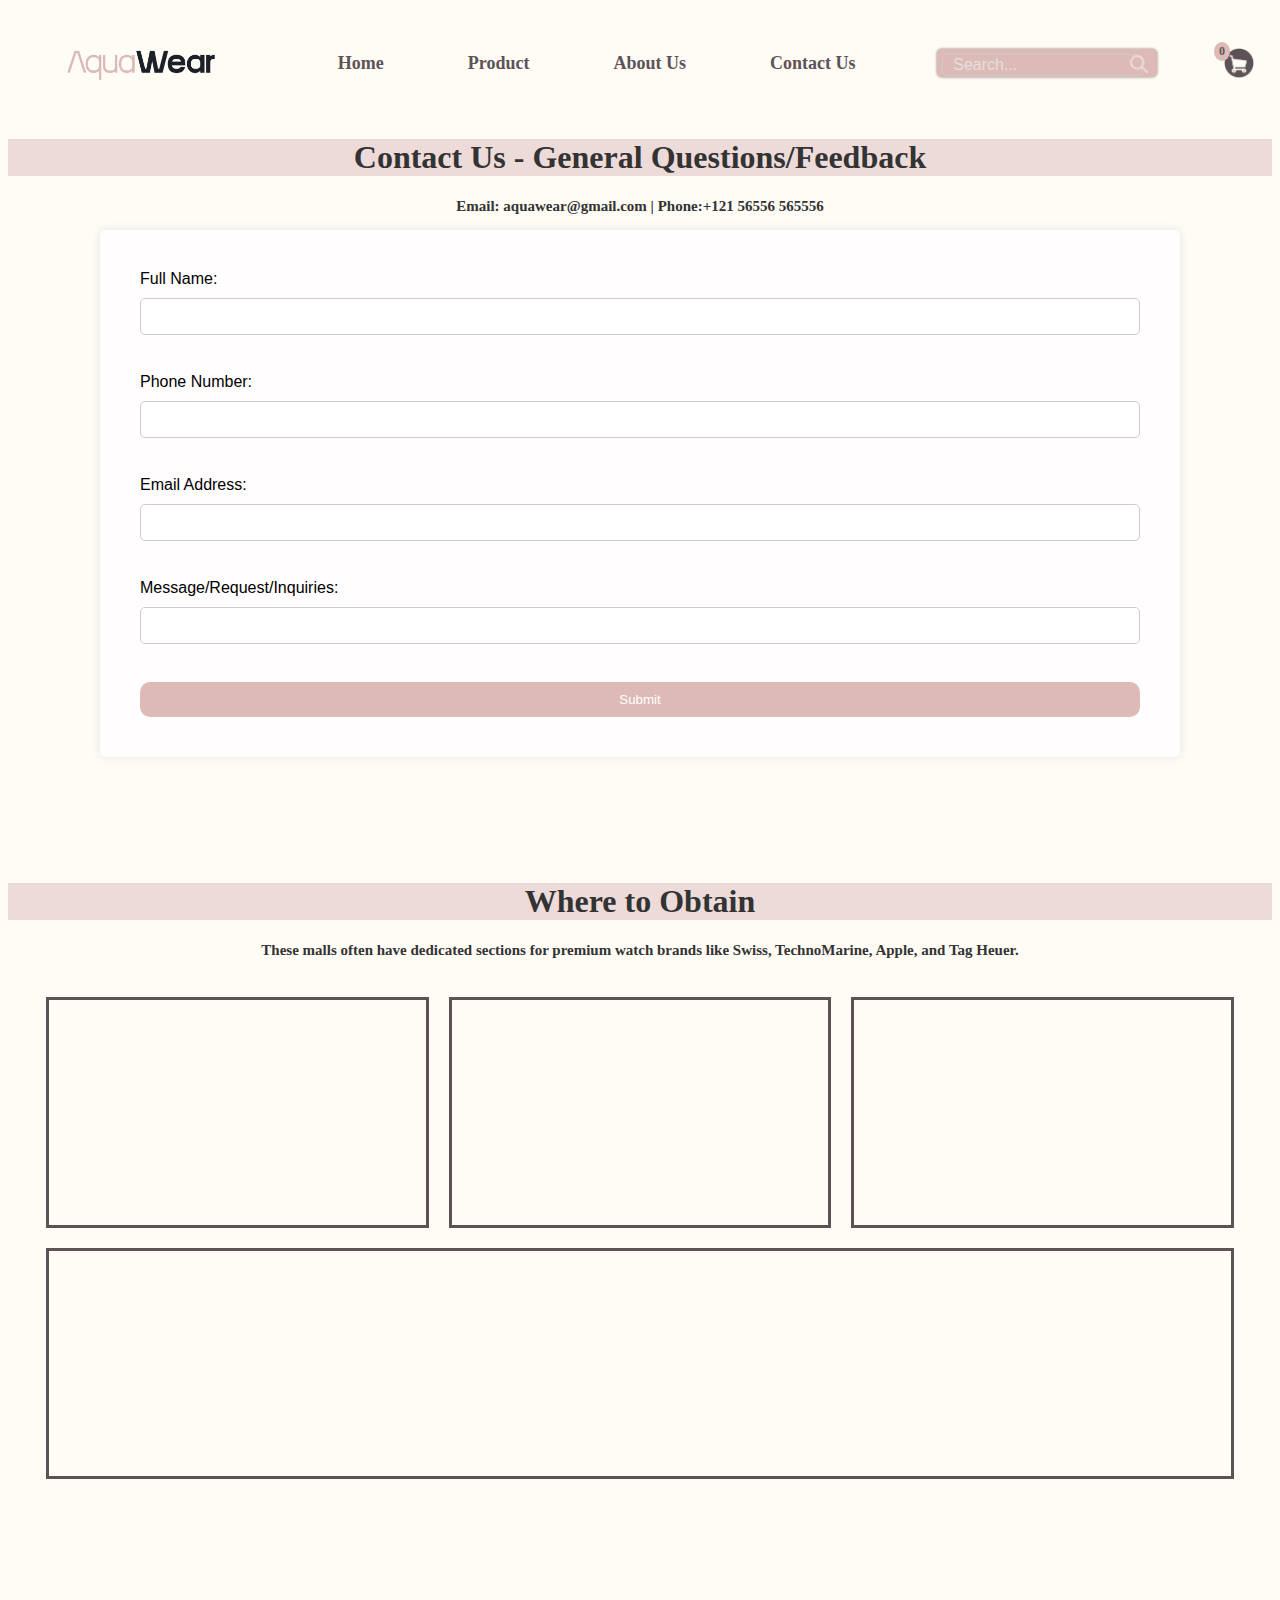
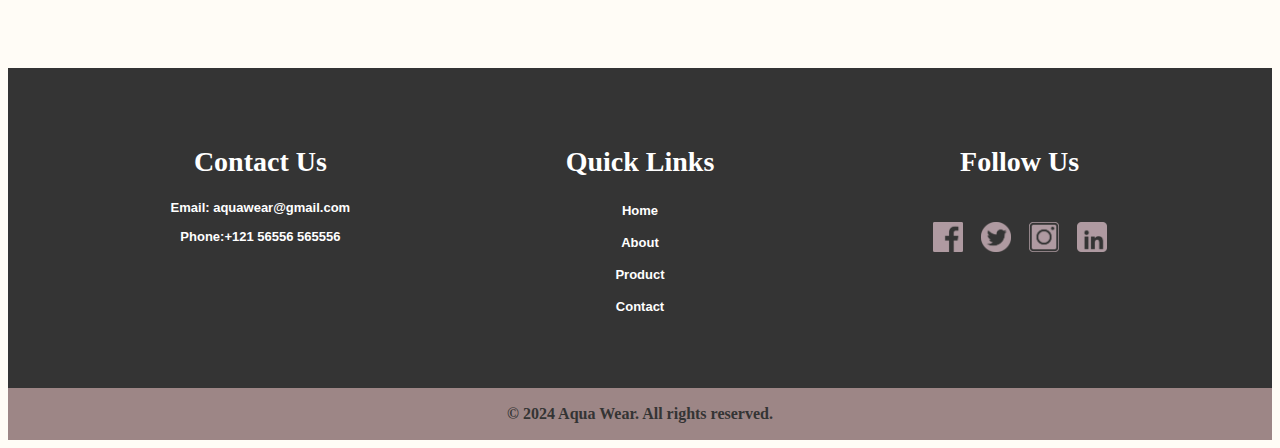
<file: contactUs.html>
<!DOCTYPE html>
<html lang="en">
<head>
	<meta charset="UTF-8">
	<meta name="viewport" content="width=device-width,initial-scale=1.0">
	<link rel="stylesheet" href="cstyle.css">
	<title>Contact Us Page</title>
</head>
<body>
	<nav class="navbar">
	<div class="navdiv">
	<div class="logo">
        <a href="index.html">
		<img src="logo.png" alt="AquaWear">
		</a>
	</div>
		<ul>
			<li><a href="home.html">Home</a></li>
			<li><a href="product.html">Product</a></li>
			<li><a href="aboutUs.html">About Us</a></li>
			<li><a href="contactUs.html">Contact Us</a></li>	
		</ul>
		<div class="search">
		  <div class="search-box">
			<div class="search-field">
			  <input placeholder="Search..." class="input" type="text">
			  <div class="search-box-icon">
				<button class="btn-icon-content">
				  <i class="search-icon">
					<svg xmlns="://www.w3.org/2000/svg" version="1.1" viewBox="0 0 512 512"><path d="M416 208c0 45.9-14.9 88.3-40 122.7L502.6 457.4c12.5 12.5 12.5 32.8 0 45.3s-32.8 12.5-45.3 0L330.7 376c-34.4 25.2-76.8 40-122.7 40C93.1 416 0 322.9 0 208S93.1 0 208 0S416 93.1 416 208zM208 352a144 144 0 1 0 0-288 144 144 0 1 0 0 288z" fill="#fff"></path></svg>
				  </i>
				</button>
			  </div>
			</div>
		  </div>
		</div>
		<div class="cart-icon">
			<a href="product.html"><img src="C.png" alt="Shopping Cart"></a>
			<span>0</span>
		</div>
	</nav>
	
	<h1>Contact Us - General Questions/Feedback</h1>
	<p>Email: aquawear@gmail.com | Phone:+121 56556 565556</p>
    <form action="#" method="post">
        <label for="name">Full Name:</label>
        <input type="text" id="name" name="name" required><br><br>
        
        <label for="phone">Phone Number:</label>
        <input type="phone" id="phone" name="phone" required><br><br>
        
        <label for="email">Email Address:</label>
        <input type="email" id="email" name="email" required><br><br>
        
		<label for="message">Message/Request/Inquiries:</label>
        <input type="message" id="message" name="message" required><br><br>
		
        <input type="submit" value="Submit">
    </form>
	<h1 id="l">Where to Obtain</h1>
	<p>These malls often have dedicated sections for premium watch brands like Swiss, TechnoMarine, Apple, and Tag Heuer.</p>
    <div class="iframe">
        <iframe src="https://www.google.com/maps/embed?pb=!1m18!1m12!1m3!1d3862.11843929732!2d120.97743708885496!3d14.5352172!2m3!1f0!2f0!3f0!3m2!1i1024!2i768!4f13.1!3m3!1m2!1s0x3397cbfc84288ed7%3A0xe842057d2e701f9b!2sSM%20Mall%20of%20Asia!5e0!3m2!1sen!2sph!4v1709752443381!5m2!1sen!2sph" width="150" height="112" style="border:1;" allowfullscreen="" loading="lazy" referrerpolicy="no-referrer-when-downgrade"></iframe>
        <iframe src="https://www.google.com/maps/embed?pb=!1m18!1m12!1m3!1d3861.8201105199187!2d121.01850912333731!3d14.55227742826152!2m3!1f0!2f0!3f0!3m2!1i1024!2i768!4f13.1!3m3!1m2!1s0x3397c90e326fed61%3A0xfe05b1b630f67427!2sGreenbelt!5e0!3m2!1sen!2sph!4v1709752532296!5m2!1sen!2sph" width="150" height="112" style="border:1;" allowfullscreen="" loading="lazy" referrerpolicy="no-referrer-when-downgrade"></iframe>
        <iframe src="https://www.google.com/maps/embed?pb=!1m18!1m12!1m3!1d3861.841039885075!2d121.02099678885499!3d14.551081200000008!2m3!1f0!2f0!3f0!3m2!1i1024!2i768!4f13.1!3m3!1m2!1s0x3397c91b3ef40b79%3A0x23de027bdc503800!2sGlorietta%20by%20Ayala%20Malls!5e0!3m2!1sen!2sph!4v1709752626753!5m2!1sen!2sph" width="150" height="112" style="border:1;" allowfullscreen="" loading="lazy" referrerpolicy="no-referrer-when-downgrade"></iframe>
        <iframe src="https://www.google.com/maps/embed?pb=!1m18!1m12!1m3!1d3861.2704005573128!2d121.05323667934569!3d14.583661999999999!2m3!1f0!2f0!3f0!3m2!1i1024!2i768!4f13.1!3m3!1m2!1s0x3397c9bdea6be067%3A0xb72b90b4df1825fd!2sSM%20Megamall%20Building%20A!5e0!3m2!1sen!2sph!4v1709752827051!5m2!1sen!2sph" width="150" height="112" style="border:1;" allowfullscreen="" loading="lazy" referrerpolicy="no-referrer-when-downgrade"></iframe>
    </div>
	
    <footer>
        <div class="fcontainer">
            <div class="footer-content">
                <h3>Contact Us</h3>
                <p>Email: aquawear@gmail.com</p>
                <p>Phone:+121 56556 565556</p>
            </div>
            <div class="footer-content">
                <h3>Quick Links</h3>
                 <ul class="list">
                    <li><a href="home.html">Home</a></li><br>
                    <li><a href="aboutUs.html">About</a></li><br>
                    <li><a href="product.html">Product</a></li><br>
                    <li><a href="contactUs.html">Contact</a></li>
                 </ul>
            </div>
            <div class="footer-content">
                <h3>Follow Us</h3>
                <ul class="social-icons">
                    <li><a href="#"><img src="fb.png" alt="Facebook"></a></li>
                    <li><a href="#"><img src="twt.png" alt="Twitter"></a></li>
                    <li><a href="#"><img src="ig.png" alt="Instagram"></a></li>
                    <li><a href="#"><img src="ld.png" alt="Linkedin"></a></li>
                </ul>
            </div>
        </div>
        <div class="bottom-bar">
            <p>&copy; 2024 Aqua Wear. All rights reserved.</p>
        </div>
    </footer>
	
<script>
	window.onload = function() {
		try {
			var searchIcon = document.querySelector(".search-box-icon");
			var searchInput = document.querySelector(".input");

			if (searchIcon && searchInput) {
				searchIcon.addEventListener("click", function(event) {
					event.preventDefault();
					var searchQuery = searchInput.value.trim().toLowerCase();
					console.log("Search query:", searchQuery);

					var searchTerms = searchQuery.split(' ');
					var productName = searchTerms[0];
					var productColor = searchTerms.slice(1).join(' ');

					switch (productName) {
						case "home":
							window.location.href = "home.html";
							break;
						case "about":
						case "about us":
							window.location.href = "aboutUs.html";
							break;
						case "contact":
						case "contact us":
							window.location.href = "contactUs.html";
							break;
						case "location":
							window.location.href = "contactUs.html#l";
							break;
						case "product":
							window.location.href = "product.html";
							break;
						case "victorinox":
							window.location.href = "product.html#V";
							break;
						case "technomarine":
							window.location.href = "product.html#M";
							break;
						case "apple":
							window.location.href = "product.html#A";
							break;
						case "tag":
							window.location.href = "product.html#T";
							break;
						default:
							alert("No matching page found for the search query.");
					}
				});
			} else {
				console.error("Search icon or input not found.");
			}

			var form = document.querySelector("form");
			if (form) {
				form.addEventListener('submit', function(event) {
					event.preventDefault();
					alert('Thank you for your inquiry! We will reach out to you soon.');
					// Clear the form after submission
					form.reset();
				});
			} else {
				console.error("Form not found.");
			}
		} catch (error) {
			console.error("An error occurred:", error);
		}
	};
</script>
</body>
</html>
</file>
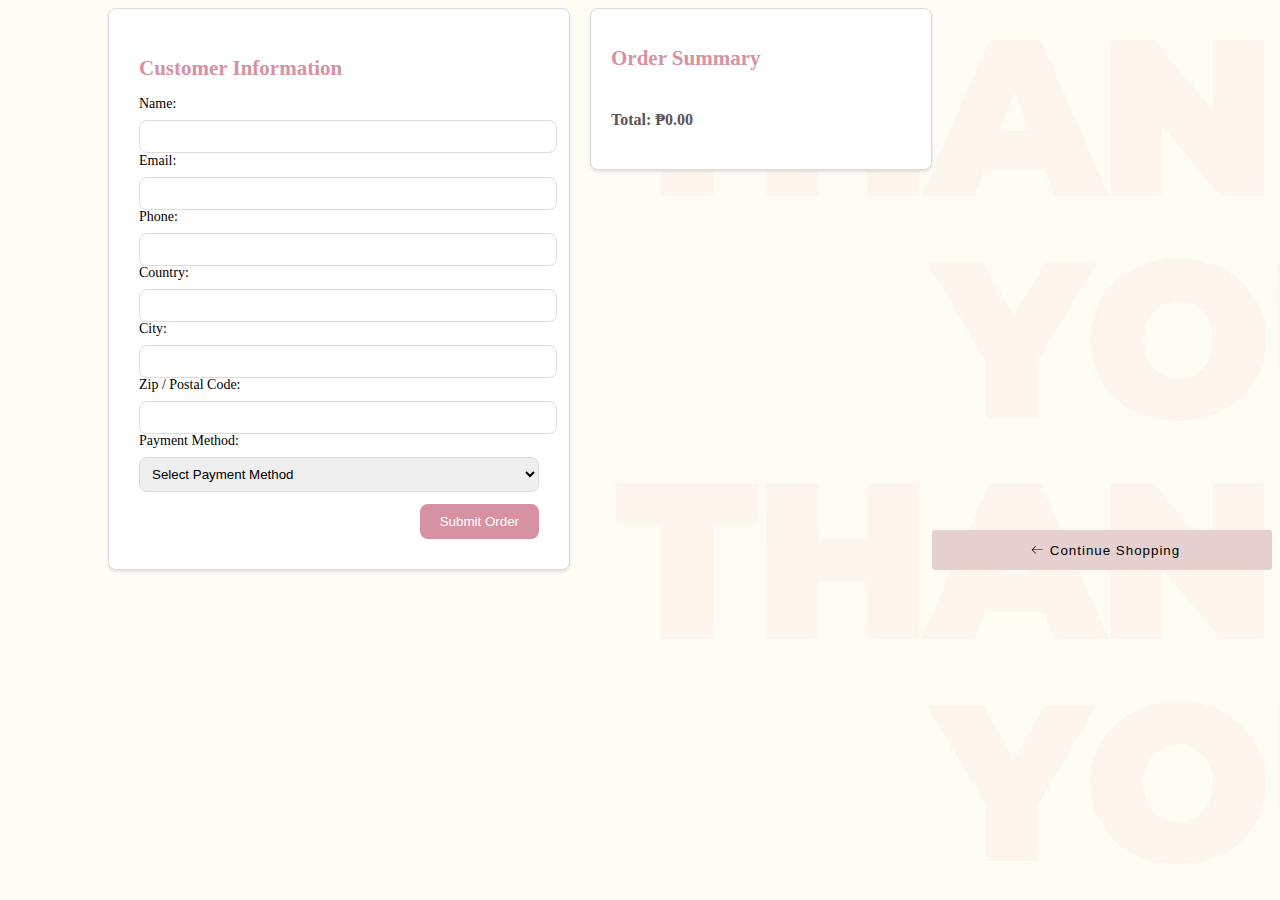
<file: ordersum.html>
<!DOCTYPE html>
<html lang="en">
<head>
    <meta charset="UTF-8">
    <meta name="viewport" content="width=device-width, initial-scale=1.0">
    <link rel="stylesheet" href="orders.css">
    <title>Order Summary</title>
</head>
<body>
<div class="container">
    <div class="customer-info">
        <h2>Customer Information</h2>
        <form id="order-form">
            <label for="name">Name:</label>
            <input type="text" id="name" name="name" required>
            <label for="email">Email:</label>
            <input type="email" id="email" name="email" required>
            <label for="phone">Phone:</label>
            <input type="tel" id="phone" name="phone" required>
            <label for="country">Country:</label>
            <input type="text" id="country" name="country" required>
            <label for="city">City:</label>
            <input type="text" id="city" name="city" required>
            <label for="zipcode">Zip / Postal Code:</label>
            <input type="text" id="zipcode" name="zipcode" required>
            <label for="payment">Payment Method:</label>
            <select id="payment" name="payment" required>
                <option value="" disabled selected>Select Payment Method</option>
                <option value="credit_debit">Credit / Debit Card</option>
                <option value="paypal">Paypal</option>
                <option value="cash_on_delivery">Cash on Delivery</option>
            </select>
            <button type="submit">Submit Order</button> <!-- Moved button inside the form -->
        </form>
    </div>
    <div class="order-summary">
        <h2>Order Summary</h2>
        <div class="order-items">
            <!-- Order items will be dynamically added here -->
        </div>
        <div class="cart-total">Total: ₱0.00</div>
    </div>
		<button class="custom-button" onclick="window.location.href='product.html'">
			<svg height="16" width="16" xmlns="http://www.w3.org/2000/svg" version="1.1" viewBox="0 0 1024 1024">
				<path d="M874.690416 495.52477c0 11.2973-9.168824 20.466124-20.466124 20.466124l-604.773963 0 188.083679 188.083679c7.992021 7.992021 7.992021 20.947078 0 28.939099-4.001127 3.990894-9.240455 5.996574-14.46955 5.996574-5.239328 0-10.478655-1.995447-14.479783-5.996574l-223.00912-223.00912c-3.837398-3.837398-5.996574-9.046027-5.996574-14.46955 0-5.433756 2.159176-10.632151 5.996574-14.46955l223.019353-223.029586c7.992021-7.992021 20.957311-7.992021 28.949332 0 7.992021 8.002254 7.992021 20.957311 0 28.949332l-188.073446 188.073446 604.753497 0C865.521592 475.058646 874.690416 484.217237 874.690416 495.52477z"></path>
			</svg>
			<span>Continue Shopping</span>
		</button>
</div>

<script>
document.addEventListener("DOMContentLoaded", () => {
    // Retrieve cart items from local storage
    const cartItems = JSON.parse(localStorage.getItem('cartItems')) || [];

    // Update order summary UI with cart items
    const orderItemsContainer = document.querySelector('.order-items');
    const cartTotalElement = document.querySelector('.cart-total');
    
    cartItems.forEach(item => {
        const orderItem = document.createElement('div');
        orderItem.classList.add('order-item');
        orderItem.innerHTML = `
            <span>${item.quantity}x ${item.name} - ${item.subtitle}</span>
            <span class="order-item-price">₱${(item.price * item.quantity).toFixed(2)}</span>
        `;
        orderItemsContainer.appendChild(orderItem);
    });

    // Calculate and display total amount
    const totalAmount = cartItems.reduce((total, item) => total + (item.price * item.quantity), 0);
    cartTotalElement.textContent = `Total: ₱${totalAmount.toFixed(2)}`;

    // Clear local storage after displaying items
    localStorage.removeItem('cartItems');

    // Listen for form submission
    const orderForm = document.getElementById('order-form');
    orderForm.addEventListener('submit', (event) => {
        event.preventDefault(); // Prevent default form submission behavior
        alert('Order submitted successfully!'); // Display alert
        // You can add further processing logic here, like sending the order to a server
    });
});
</script>

</body>
</html>
</file>
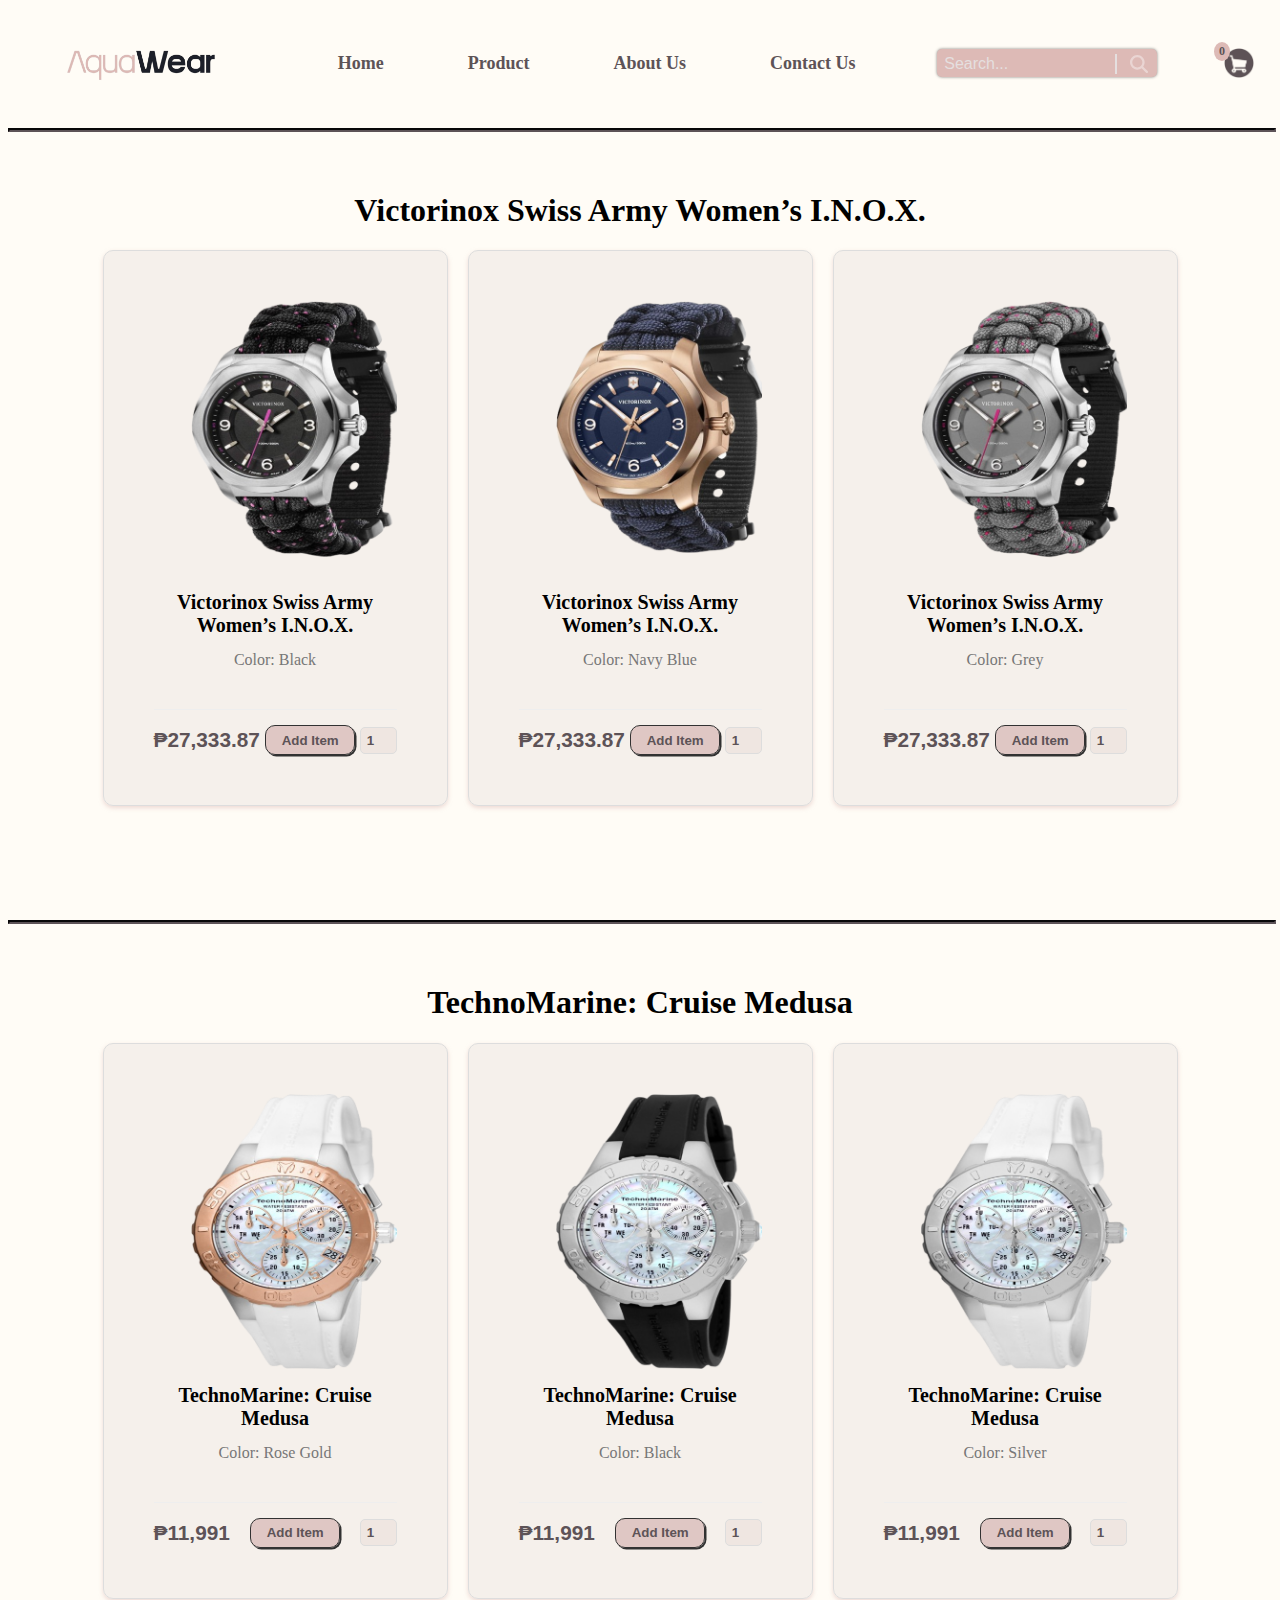
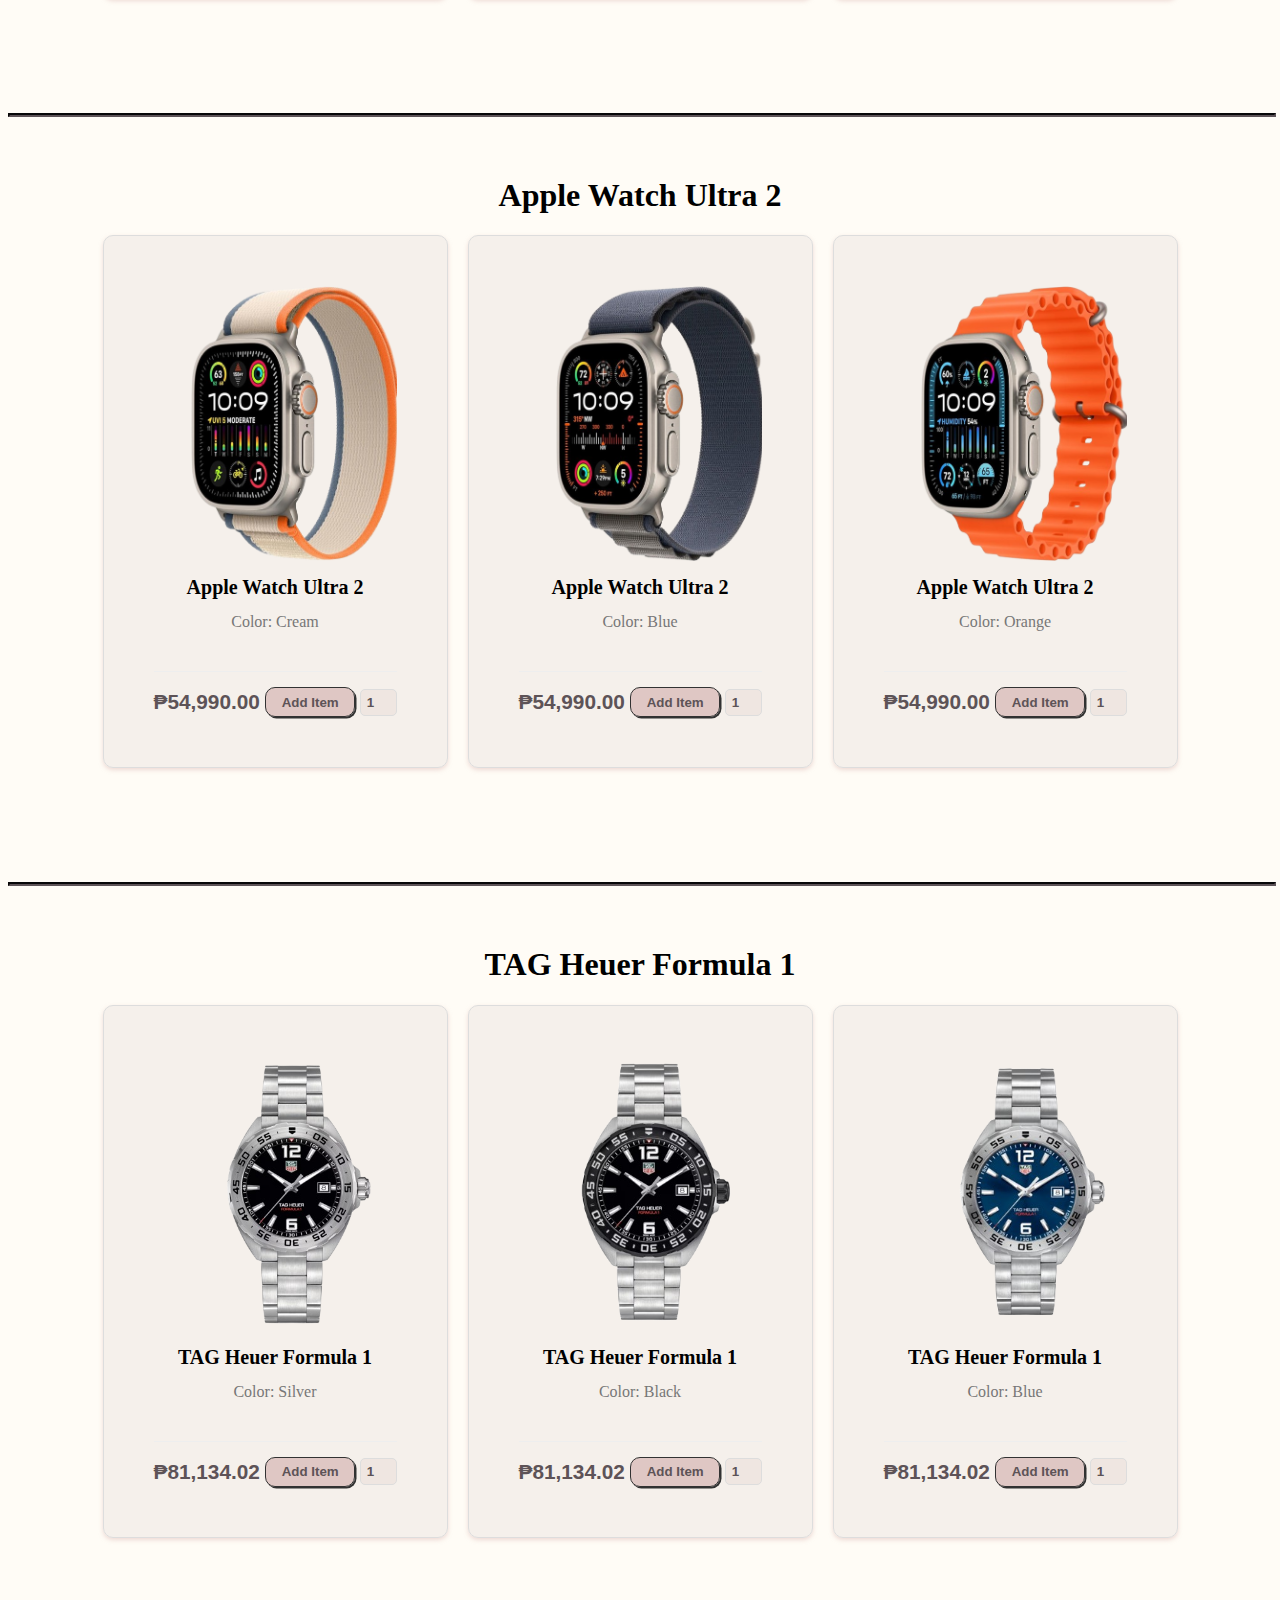
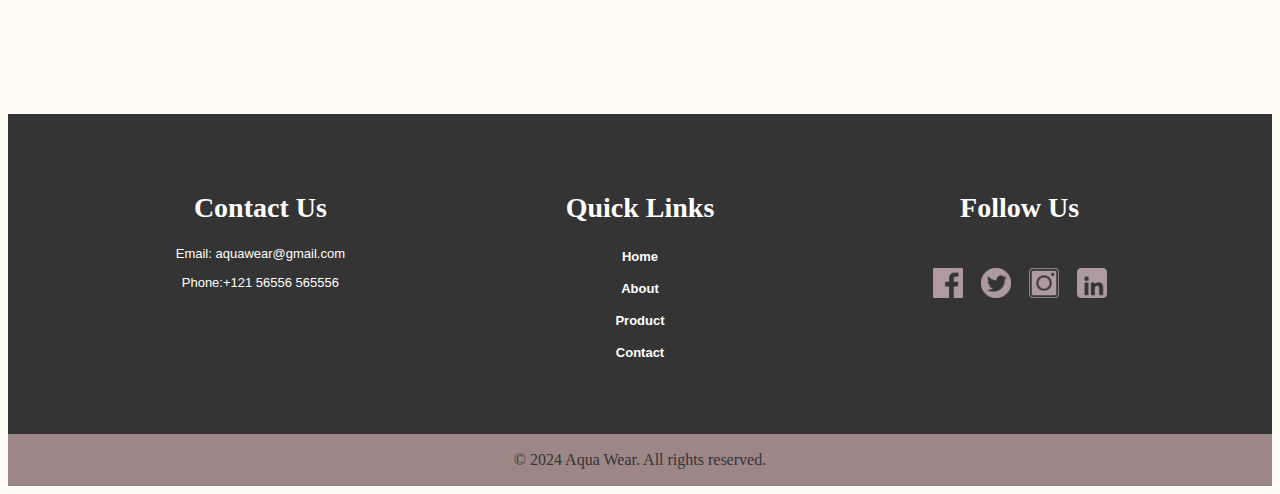
<file: product.html>
<!DOCTYPE html>
<html lang="en">
<head>
    <meta charset="UTF-8">
    <meta name="viewport" content="width=device-width, initial-scale=1.0">
    <link rel="stylesheet" href="pstyle.css">
    <title>Product Page</title>
</head>
<body>
    <nav class="navbar">
        <div class="navdiv">
            <div class="logo">
                <a href="index.html">
                    <img src="logo.png" alt="AquaWear">
                </a>
            </div>
            <ul>
                <li><a href="home.html">Home</a></li>
                <li><a href="product.html">Product</a></li>
                <li><a href="aboutUs.html">About Us</a></li>
                <li><a href="contactUs.html">Contact Us</a></li>
            </ul>
            <div class="search">
                <div class="search-box">
                    <div class="search-field">
                        <input placeholder="Search..." class="input" type="text">
                        <div class="search-box-icon">
                            <button class="btn-icon-content">
                                <i class="search-icon">
                                    <svg xmlns="http://www.w3.org/2000/svg" version="1.1" viewBox="0 0 512 512"><path d="M416 208c0 45.9-14.9 88.3-40 122.7L502.6 457.4c12.5 12.5 12.5 32.8 0 45.3s-32.8 12.5-45.3 0L330.7 376c-34.4 25.2-76.8 40-122.7 40C93.1 416 0 322.9 0 208S93.1 0 208 0S416 93.1 416 208zM208 352a144 144 0 1 0 0-288 144 144 0 1 0 0 288z" fill="#fff"></path></svg>
                                </i>
                            </button>
                        </div>
                    </div>
                </div>
            </div>

	<div class="cart-icon">
			<a href="#"><img src="C.png" alt="Shopping Cart"></a>
			<span class="cart-icon-count">0</span>
		</div>
	</nav>

	<div class="sidebar" id="sidebar">
		<button class="sidebar-close">
			<i class="fa-solid fa-close"></i>
		</button>
		<div class="sidebar-content">
			<div class="cart">
				<h3>My Cart</h3>
				<div class="cart-items">
				
				</div>
			</div>
		</div>
		<div class="sidebar-footer">
			<div class="total-amount">
				<h5> </h5>
				<div class="cart-total">₱0.00</div>
			</div>
			<a href="ordersum.html"><button class="checkout-btn">Checkout</button></a>
		</div>
	</div>
	
    <hr>
	
    <h1 id="V"><center>Victorinox Swiss Army Women’s I.N.O.X.</center></h1>
    <div class="product-container">
        <div class="card">
            <div class="card-img">
                <img src="V1.png" class="img" alt="Victorinox Swiss Army Women’s I.N.O.X.">
            </div>
            <div class="card-title">Victorinox Swiss Army Women’s I.N.O.X.</div>
            <div class="card-subtitle">Color: Black</div>
            <hr class="card-divider">
            <div class="card-footer">
                <div class="card-price"><span>₱</span>27,333.87</div>
					<button class="button add-to-cart" type="button" data-name="Victorinox Swiss Army Women’s I.N.O.X." data-price="₱27,333.87">
						<span class="button__text">Add Item</span>
						<span class="button__icon"><svg class="svg" fill="none" height="24" stroke="currentColor" stroke-linecap="round" stroke-linejoin="round" stroke-width="2" viewBox="0 0 24 24" width="24" xmlns="http://www.w3.org/2000/svg"><line x1="12" x2="12" y1="5" y2="19"></line><line x1="5" x2="19" y1="12" y2="12"></line></svg></span>
					</button>
                <input type="number" class="quantity-input" value="1" min="1">
            </div>
        </div>

	  <div class="card">
		<div class="card-img">
		  <img src="V2.png" class="img" alt="ictorinox Swiss Army Women’s I.N.O.X.">
		</div>
		<div class="card-title">Victorinox Swiss Army Women’s I.N.O.X.</div>
		<div class="card-subtitle">Color: Navy Blue</div>
		<hr class="card-divider">
		<div class="card-footer">
		  <div class="card-price"><span>₱</span>27,333.87</div>
			<button class="button add-to-cart" type="button" onclick="addItemToSidebar('Victorinox Swiss Army Women’s I.N.O.X.', 'Color: Navy Blue', '₱27,333.87')" data-name="Victorinox Swiss Army Women’s I.N.O.X." data-price="₱27,333.87">
				<span class="button__text">Add Item</span>
				<span class="button__icon"><svg class="svg" fill="none" height="24" stroke="currentColor" stroke-linecap="round" stroke-linejoin="round" stroke-width="2" viewBox="0 0 24 24" width="24" xmlns="http://www.w3.org/2000/svg"><line x1="12" x2="12" y1="5" y2="19"></line><line x1="5" x2="19" y1="12" y2="12"></line></svg></span>
			</button>
		  <input type="number" class="quantity-input" value="1" min="1">
		</div>
	  </div>

	  <div class="card">
		<div class="card-img">
		  <img src="V3.png" class="img" alt="ictorinox Swiss Army Women’s I.N.O.X.">
		</div>
		<div class="card-title">Victorinox Swiss Army Women’s I.N.O.X.</div>
		<div class="card-subtitle">Color: Grey</div>
		<hr class="card-divider">
		<div class="card-footer">
		  <div class="card-price"><span>₱</span>27,333.87</div>
			<button class="button add-to-cart" type="button" onclick="addItemToSidebar('Victorinox Swiss Army Women’s I.N.O.X.', 'Color: Grey', '₱27,333.87')" data-name="Victorinox Swiss Army Women’s I.N.O.X." data-price="₱27,333.87">
				<span class="button__text">Add Item</span>
				<span class="button__icon"><svg class="svg" fill="none" height="24" stroke="currentColor" stroke-linecap="round" stroke-linejoin="round" stroke-width="2" viewBox="0 0 24 24" width="24" xmlns="http://www.w3.org/2000/svg"><line x1="12" x2="12" y1="5" y2="19"></line><line x1="5" x2="19" y1="12" y2="12"></line></svg></span>
			</button>
		  <input type="number" class="quantity-input" value="1" min="1">
		</div>
	  </div>
	</div> <br><br><br>
	<hr>
	  <h1 id="M"><center>TechnoMarine: Cruise Medusa</center></h1>
	<div class="product-container">
	  <div class="card">
		<div class="card-img">
		  <img src="M1.png" class="img" alt="TechnoMarine: Cruise Medusa">
		</div>
		<div class="card-title">TechnoMarine: Cruise Medusa</div>
		<div class="card-subtitle">Color: Rose Gold</div>
		<hr class="card-divider">
		<div class="card-footer">
		  <div class="card-price"><span>₱</span>11,991</div>
			<button class="button add-to-cart" type="button" onclick="addItemToSidebar('TechnoMarine: Cruise Medusa', 'Color: Rose Gold', '₱11,991')" data-name="TechnoMarine: Cruise Medusa" data-price="₱11,991">
				<span class="button__text">Add Item</span>
				<span class="button__icon"><svg class="svg" fill="none" height="24" stroke="currentColor" stroke-linecap="round" stroke-linejoin="round" stroke-width="2" viewBox="0 0 24 24" width="24" xmlns="http://www.w3.org/2000/svg"><line x1="12" x2="12" y1="5" y2="19"></line><line x1="5" x2="19" y1="12" y2="12"></line></svg></span>
			</button>
		  <input type="number" class="quantity-input" value="1" min="1">
		</div>
	  </div>
		<div class="card">
		<div class="card-img">
		  <img src="M2.png" class="img" alt="TechnoMarine: Cruise Medusa">
		</div>
		<div class="card-title">TechnoMarine: Cruise Medusa</div>
		<div class="card-subtitle">Color: Black</div>
		<hr class="card-divider">
		<div class="card-footer">
		  <div class="card-price"><span>₱</span>11,991</div>
			<button class="button add-to-cart" type="button" onclick="addItemToSidebar('TechnoMarine: Cruise Medusa', 'Black', '₱11,991')" data-name="TechnoMarine: Cruise Medusa" data-price="₱11,991">
				<span class="button__text">Add Item</span>
				<span class="button__icon"><svg class="svg" fill="none" height="24" stroke="currentColor" stroke-linecap="round" stroke-linejoin="round" stroke-width="2" viewBox="0 0 24 24" width="24" xmlns="http://www.w3.org/2000/svg"><line x1="12" x2="12" y1="5" y2="19"></line><line x1="5" x2="19" y1="12" y2="12"></line></svg></span>
			</button>
		  <input type="number" class="quantity-input" value="1" min="1">
		</div>
	  </div>
	  <div class="card">
		<div class="card-img">
		  <img src="M3.png" class="img" alt="TechnoMarine: Cruise Medusa">
		</div>
		<div class="card-title">TechnoMarine: Cruise Medusa</div>
		<div class="card-subtitle">Color: Silver</div>
		<hr class="card-divider">
		<div class="card-footer">
		  <div class="card-price"><span>₱</span>11,991</div>
			<button class="button add-to-cart" type="button" onclick="addItemToSidebar('TechnoMarine: Cruise Medusa', 'Color: Silver', '₱11,991')" data-name="TechnoMarine: Cruise Medusa" data-price="₱11,991">
				<span class="button__text">Add Item</span>
				<span class="button__icon"><svg class="svg" fill="none" height="24" stroke="currentColor" stroke-linecap="round" stroke-linejoin="round" stroke-width="2" viewBox="0 0 24 24" width="24" xmlns="http://www.w3.org/2000/svg"><line x1="12" x2="12" y1="5" y2="19"></line><line x1="5" x2="19" y1="12" y2="12"></line></svg></span>
			</button>
		  <input type="number" class="quantity-input" value="1" min="1">
		</div>
	  </div>
	</div> <br><br><br>
	<hr>
	  <h1 id="A"><center>Apple Watch Ultra 2</center></h1>
	<div class="product-container">
	  <div class="card">
		<div class="card-img">
		  <img src="A1.png" class="img" alt="Apple Watch Ultra 2">
		</div>
		<div class="card-title">Apple Watch Ultra 2</div>
		<div class="card-subtitle">Color: Cream</div>
		<hr class="card-divider">
		<div class="card-footer">
		  <div class="card-price"><span>₱</span>54,990.00</div>
			<button class="button add-to-cart" type="button" onclick="addItemToSidebar('Apple Watch Ultra 2', 'Color: Cream', '₱54,990.00')" data-name="Apple Watch Ultra 2" data-price="₱54,990.00">
				<span class="button__text">Add Item</span>
				<span class="button__icon"><svg class="svg" fill="none" height="24" stroke="currentColor" stroke-linecap="round" stroke-linejoin="round" stroke-width="2" viewBox="0 0 24 24" width="24" xmlns="http://www.w3.org/2000/svg"><line x1="12" x2="12" y1="5" y2="19"></line><line x1="5" x2="19" y1="12" y2="12"></line></svg></span>
			</button>
		  <input type="number" class="quantity-input" value="1" min="1">
		</div>
	  </div>
	  <div class="card">
		<div class="card-img">
		  <img src="A2.png" class="img" alt="Apple Watch Ultra 2">
		</div>
		<div class="card-title">Apple Watch Ultra 2</div>
		<div class="card-subtitle">Color: Blue</div>
		<hr class="card-divider">
		<div class="card-footer">
		  <div class="card-price"><span>₱</span>54,990.00</div>
			<button class="button add-to-cart" type="button" onclick="addItemToSidebar('Apple Watch Ultra 2', 'Color: Blue', '₱54,990.00')" data-name="Apple Watch Ultra 2" data-price="₱54,990.00">
				<span class="button__text">Add Item</span>
				<span class="button__icon"><svg class="svg" fill="none" height="24" stroke="currentColor" stroke-linecap="round" stroke-linejoin="round" stroke-width="2" viewBox="0 0 24 24" width="24" xmlns="http://www.w3.org/2000/svg"><line x1="12" x2="12" y1="5" y2="19"></line><line x1="5" x2="19" y1="12" y2="12"></line></svg></span>
			</button>
		  <input type="number" class="quantity-input" value="1" min="1">
		</div>
	  </div>
		<div class="card">
		<div class="card-img">
		  <img src="A3.png" class="img" alt="Apple Watch Ultra 2">
		</div>
		<div class="card-title">Apple Watch Ultra 2</div>
		<div class="card-subtitle">Color: Orange</div>
		<hr class="card-divider">
		<div class="card-footer">
		  <div class="card-price"><span>₱</span>54,990.00</div>
			<button class="button add-to-cart" type="button" onclick="addItemToSidebar('Apple Watch Ultra 2', 'Color: Orange', '₱54,990.00')" data-name="Apple Watch Ultra 2" data-price="₱54,990.00">
				<span class="button__text">Add Item</span>
				<span class="button__icon"><svg class="svg" fill="none" height="24" stroke="currentColor" stroke-linecap="round" stroke-linejoin="round" stroke-width="2" viewBox="0 0 24 24" width="24" xmlns="http://www.w3.org/2000/svg"><line x1="12" x2="12" y1="5" y2="19"></line><line x1="5" x2="19" y1="12" y2="12"></line></svg></span>
			</button>
		  <input type="number" class="quantity-input" value="1" min="1">
		</div>
	  </div>
	</div> <br><br><br>
	<hr>
	  <h1 id="T"><center>TAG Heuer Formula 1</center></h1>
	<div class="product-container">
	  <div class="card">
		<div class="card-img">
		  <img src="T4.png" class="img" alt="TAG Heuer Formula 1">
		</div>
		<div class="card-title">TAG Heuer Formula 1</div>
		<div class="card-subtitle">Color: Silver</div>
		<hr class="card-divider">
		<div class="card-footer">
		  <div class="card-price"><span>₱</span>81,134.02</div>
			<button class="button add-to-cart" type="button" onclick="addItemToSidebar('TAG Heuer Formula 1', 'Color: Silver', '₱81,134.02')" data-name="TAG Heuer Formula 1" data-price="₱81,134.02">
				<span class="button__text">Add Item</span>
				<span class="button__icon"><svg class="svg" fill="none" height="24" stroke="currentColor" stroke-linecap="round" stroke-linejoin="round" stroke-width="2" viewBox="0 0 24 24" width="24" xmlns="http://www.w3.org/2000/svg"><line x1="12" x2="12" y1="5" y2="19"></line><line x1="5" x2="19" y1="12" y2="12"></line></svg></span>
			</button>
		  <input type="number" class="quantity-input" value="1" min="1">
		</div>
	  </div>
	  <div class="card">
		<div class="card-img">
		  <img src="T2.png" class="img" alt="TAG Heuer Formula 1">
		</div>
		<div class="card-title">TAG Heuer Formula 1</div>
		<div class="card-subtitle">Color: Black</div>
		<hr class="card-divider">
		<div class="card-footer">
		  <div class="card-price"><span>₱</span>81,134.02</div>
			<button class="button add-to-cart" type="button" onclick="addItemToSidebar('TAG Heuer Formula 1', 'Color: Black', '₱81,134.02')" data-name="TAG Heuer Formula 1" data-price="₱81,134.02">
				<span class="button__text">Add Item</span>
				<span class="button__icon"><svg class="svg" fill="none" height="24" stroke="currentColor" stroke-linecap="round" stroke-linejoin="round" stroke-width="2" viewBox="0 0 24 24" width="24" xmlns="http://www.w3.org/2000/svg"><line x1="12" x2="12" y1="5" y2="19"></line><line x1="5" x2="19" y1="12" y2="12"></line></svg></span>
			</button>
		  <input type="number" class="quantity-input" value="1" min="1">
		</div>
	  </div>
	  <div class="card">
		<div class="card-img">
		  <img src="T3.png" class="img" alt="TAG Heuer Formula 1">
		</div>
		<div class="card-title">TAG Heuer Formula 1</div>
		<div class="card-subtitle">Color: Blue</div>
		<hr class="card-divider">
		<div class="card-footer">
		  <div class="card-price"><span>₱</span>81,134.02</div>
			<button class="button add-to-cart" type="button" onclick="addItemToSidebar('TAG Heuer Formula 1', 'Color: Blue', '₱81,134.02')" data-name="TAG Heuer Formula 1" data-price="₱81,134.02">
				<span class="button__text">Add Item</span>
				<span class="button__icon"><svg class="svg" fill="none" height="24" stroke="currentColor" stroke-linecap="round" stroke-linejoin="round" stroke-width="2" viewBox="0 0 24 24" width="24" xmlns="http://www.w3.org/2000/svg"><line x1="12" x2="12" y1="5" y2="19"></line><line x1="5" x2="19" y1="12" y2="12"></line></svg></span>
			</button>
		  <input type="number" class="quantity-input" value="1" min="1">
		</div>
	  </div>
</div>

	<footer>
        <div class="fcontainer">
            <div class="footer-content">
                <h3>Contact Us</h3>
                <p>Email: aquawear@gmail.com</p>
                <p>Phone:+121 56556 565556</p>
            </div>
            <div class="footer-content">
                <h3>Quick Links</h3>
                 <ul class="list">
                    <li><a href="home.html">Home</a></li><br>
                    <li><a href="aboutUs.html">About</a></li><br>
                    <li><a href="product.html">Product</a></li><br>
                    <li><a href="contactUs.html">Contact</a></li>
                 </ul>
            </div>
            <div class="footer-content">
                <h3>Follow Us</h3>
                <ul class="social-icons">
				<li><a href="#"><img src="fb.png" alt="Facebook" i class="fab fa-facebook"></a></li>
				<li><a href="#"><img src="twt.png" alt="Twitter" i class="fab fa-twitter"></a></li>
				<li><a href="#"><img src="ig.png" alt="Instagram" i class="fab fa-instagram"></a></li>
				<li><a href="#"><img src="ld.png" alt="Linkedin" i class="fab fa-linkedin"></a></li>
                </ul>
            </div>
        </div>
        <div class="bottom-bar">
            <p>&copy; 2024 Aqua Wear. All rights reserved.</p>
        </div>
	</footer>
	
	<script src="p.js"></script>
</body>
</html>
</file>
<file: cstyle.css>
html {
    scroll-behavior: smooth;
}
body{
	background-color: #FFFCF6;
}
.navbar{
	font-family: calibri; 
	padding-right: 18px;
	padding-left: 18px;
}
.navdiv{
	display: flex;
	align-items: center;
	justify-content: space-between;
}
img{
	display: flex;
	height: 110px;
    width: 150px;
	padding-left: 40px;
}
li{
	list-style: none;
	display: inline-block;
}
li a{
	color: #5d5357;
	font-size: 18px;
	font-weight: bold;
	margin-right: 40px;
	margin-left: 40px;
	text-decoration: none;
}
li a:hover{
	color: rgb(217,189,186)
}
h1 {
    text-align: center;
    color: #333;
	background: #eddbd9;
}
/* FORM */
form {
    max-width: 1000px;
    margin: 0 auto;
    background-color: #fffdfd;
    padding: 40px;
    border-radius: 5px;
    box-shadow: 0 0 10px rgba(0, 0, 0, 0.1);
	font-family: Arial, Helvetica, sans-serif;
	margin-bottom: 10%;
}
label {
    display: block;
    margin-bottom: 10px;
	background-color: #fffdfd;
}
input[type="text"],
input[type="phone"],
input[type="email"],
input[type="message"] 
{
    width: 100%;
    padding: 10px;
    margin-bottom: 20px;
    border: 1px solid #ccc;
    border-radius: 5px;
    box-sizing: border-box;
}
input[type="submit"] {
    width: 100%;
    background-color: #ddbab6;
    color: #fff;
    padding: 10px;
    border: none;
    border-radius: 10px;
    cursor: pointer;
    transition: background-color 0.3s;
}
input[type="submit"]:hover {
    background-color: #5d5357;
}
p {
	margin-top: 0;
    text-align: center;
    color: #333;
	font-family: calibri;
	font-weight: bold;
	font-size: 15px;

}
.iframe {
    display: flex;
    flex-wrap: wrap;
    justify-content: center;
    gap: 20px; 
    margin: 3%;
    margin-bottom: 15%;
}

.iframe iframe {
    flex: 1 1 300px; 
    height: 225px; 
    border: 3px solid #5d5357; 
}

.search {
  --input-line: #5d5357;
  --input-text-color: #e5dfdf;
  --input-text-hover-color: transparent;
  --input-border-color: #e5dfdf;
  --input-border-hover-color: #999999;
  --input-bg-color: #5d5357;
  --search-max-width: 200px; 
  --search-min-width: 100px; 
  --border-radius: 5px;
  --transition-cubic-bezier: 150ms cubic-bezier(0.4, 0, 0.2, 1);
}

.search-box {
  max-width: var(--search-max-width);
  min-width: var(--search-min-width);
  height: 18px; /* Adjusted */
  border: 1px solid var(#ddbab6);
  border-radius: var(--border-radius);
  padding: 5px 10px; /* Adjusted */
  background: #ddbab6;
  box-shadow: 0 0 3px rgba(0, 0, 0, 0.5); /* Adjusted */
  transition: var(--transition-cubic-bezier);
}

.search-box:hover {
  border-color: var(--input-border-hover-color);
}

/*Section input*/
.search-field {
  position: relative;
  width: 100%;
  height: 100%;
  left: -5px;
  border: 0;
}

.input {
  width: calc(100% - 29px);
  height: 100%;
  border: 0;
  border-color: transparent;
  font-size: 1rem;
  padding-right: 0px;
  color: var(--input-line);
  background: #ddbab6;
  border-right: 2px solid var(--input-border-color);
  outline: none;
}

.input::-webkit-input-placeholder {
  color: var(--input-text-color);
}

.input::-moz-input-placeholder {
  color: var(--input-text-color);
}

.input::-ms-input-placeholder {
  color: var(--input-text-color);
}

.input:focus::-webkit-input-placeholder {
  color: var(--input-text-hover-color);
}

.input:focus::-moz-input-placeholder {
  color: var(--input-text-hover-color);
}

.input:focus::-ms-input-placeholder {
  color: var(--input-text-hover-color);
}

/*Search button*/
.search-box-icon {
  width: 52px;
  height: 35px;
  position: absolute;
  top: -6px;
  right: -21px;
  background: transparent;
  border-bottom-right-radius: var(--border-radius);
  border-top-right-radius: var(--border-radius);
  transition: var(--transition-cubic-bezier);
}
.search-box-icon:hover {
  background: #5d5357;
}

.btn-icon-content {
  width: 52px;
  height: 35px;
  top: -6px;
  right: -21px;
  background: transparent;
  border: none;
  cursor: pointer;
  border-bottom-right-radius: var(--border-radius);
  border-top-right-radius: var(--border-radius);
  transition: var(--transition-cubic-bezier);
  opacity: .4;
}

.btn-icon-content:hover {
  opacity: .8;
}

.search-icon {
  width: 18px;
  height: 18px;
  position: absolute;
  top: 7px;
  right: 15px;
}
/* CART */
.cart-icon {
    position: relative;
    display: inline-block;
}

.cart-icon img {
    width: 30px;
    height: 30px;
    margin-left: -15px;
}

.cart-icon span {
    position: absolute;
    top: -6px; 
    left: 15px;
    background-color: #ddbab6;
    color: #5d5357;
    border-radius: 50%;
    padding: 2px 5px;
    font-size: 12px;
    font-weight: bold;
}
/* FOOTER */
footer {
    background: #343434;
    padding-top: 50px;
    color: white; /* Ensure text color is white */
}

.fcontainer {
    width: 1140px;
    margin: auto;
    display: flex;
    justify-content: center;
}

.footer-content {
    width: 33.3%;
    text-align: center; /* Center the content within each section */
}

h3 {
    font-size: 28px;
    margin-bottom: 15px;
}

.footer-content p {
    width: 190px;
    margin: auto;
    padding: 7px;
    font-family: Arial, Helvetica, sans-serif;
    font-size: 13px;
	color: white;
}

.footer-content ul {
    text-align: center;
    padding: 0; 
    list-style: none; 
}

.list {
    padding: 0;		
}

.list li {
    width: auto;
    text-align: center;
    list-style-type: none;
    padding: 7px;
    position: relative;
}

.list li::before {
    content: '';
    position: absolute;
    transform: translate(-50%, -50%);
    left: 50%;
    top: 100%;
    width: 0;
    height: 2px;
    background: #cd8585;
    transition-duration: .5s;
}

.list li:hover::before {
    width: 70px;
}

.social-icons img {
    text-align: center;
    padding: 7px;
    width: 30px;
    height: 30px;
}

.bottom-bar {
    background: #9d8686;
    text-align: center;
    padding: 10px 0;
    margin-top: 50px;
}

.bottom-bar p {
    color: #343434;
    margin: 0;
    font-size: 16px;
    padding: 7px;
}

.list li a {
    color: white; 
    text-decoration: none; /* Remove underline from links */
    font-family: Arial, Helvetica, sans-serif;
    font-size: 13px;
}

.list li a:hover {
    color: #cd8585; /* Change link color on hover */
}
</file>
<file: orders.css>
body {
    background-image: url(thanks.jpg);	
    background-size:cover;
    background-position:center;
    background-repeat: no-repeat;
    background-attachment: fixed;
}

.container {
    display: flex;
    justify-content: space-between;
    align-items: flex-start;
    padding-left: 100px;
    font-size: 14px;
	padding-bottom: 10px;
}

/* Customer information styles */
.customer-info {
    box-shadow: 0 2px 3px rgba(0, 0, 0, 0.1);
    border: 1px solid #dcdcdc;
    border-radius: 8px;
    background-color: #ffffff;
    padding: 30px;
    width: calc(80% - 20px);
    max-width: 400px;
    margin-right: 20px;
}

.customer-info h2 {
    margin-bottom: 15px;
	color: #d692a2;
}

.customer-info label {
    margin-bottom: 8px;
}

.customer-info input,
.customer-info select {
    padding: 8px;
    border-radius: 0.5rem;
    border: 1px solid #dcdcdc;
    width: 100%; /* Adjust the width as needed */
    margin-bottom: -0.9px; 
}
.customer-info form {
    display: flex;
    flex-direction: column;
}
.customer-info button {
    padding: 10px 20px;
    border: none;
    border-radius: 0.5rem;
    background-color: #d692a2;;
    color: #fff;
    cursor: pointer;
    transition: background-color 0.3s ease;
	align-self: flex-end; /* Align the button to the right */
    margin-top: 13px; /* Add margin-top for spacing */
}

.customer-info button:hover {
    background-color: #e6d0d0;
}

/* Order summary styles */
.order-summary {
    box-shadow: 0 2px 3px rgba(0, 0, 0, 0.1);
    border: 1px solid #dcdcdc;
    border-radius: 8px;
    background-color: #ffffff;
    padding: 20px;
    width: calc(100% - 20px);
    max-width: 300px;
	padding-bottom: 40px;
	margin-left: -4x;
}

.order-summary h2 {
    margin-bottom: 15px;
	color: #d692a2;
}

.order-summary .order-items p {
    margin: 5px 0;
}

.order-summary .cart-total {
    font-weight: bold;
    font-size: 16px;
    color: #5d5357;
}

.order-summary .cart-total{
	margin-top: 40px;
}

/* Continue shopping button */
.custom-button {
    display: flex;
    height: 3em;
    width: 30%;
    align-items: center;
    justify-content: center;
    background-color: #e6d0d0; /* Updated background color */
    border-radius: 3px;
    letter-spacing: 1px;
    transition: all 0.2s linear;
    cursor: pointer;
    border: none;
    margin-top: auto;
}

.custom-button > svg {
    margin-right: 5px;
    margin-left: 5px;
    font-size: 20px;
    transition: all 0.4s ease-in;
}

.custom-button:hover > svg {
    font-size: 1.2em;
    transform: translateX(-5px);
}
</file>
<file: pstyle.css>
html {
    scroll-behavior: smooth;
}
body{
	background-color: #FFFCF6
}
/* NAVIGATION */
.navbar{
	font-family: calibri; 
	padding-right: 18px;
	padding-left: 18px;
}
.navdiv{
	display: flex;
	align-items: center;
	justify-content: space-between;
}
img{
	display: flex;
	height: 110px;
    width: 150px;
	padding-left: 40px;
}
li{
	list-style: none;
	display: inline-block;
}
li a{
	color: #5d5357;
	font-size: 18px;
	font-weight: bold;
	margin-right: 40px;
	margin-left: 40px;
	text-decoration: none;
}
li a:hover{
	color: rgb(217,189,186)
}
hr{
	margin-top: 10px;
	width:100%;
	border-width: 2px; 
    border-color: #5d5357;
	margin-bottom: 60px;
}
/* PRODUCT */
.product-container {
  display: flex;
  flex-wrap: wrap;
  gap: 20px;
  justify-content: center;
}

.card {
  background-color: rgba(157, 134, 134, 0.1);
  border: 1px solid #ddd;
  border-radius: 10px;
  box-shadow: 0 2px 4px rgba(221, 186, 182, 0.5);
  width: 243px;
  padding: 50px;
  display: flex;
  flex-direction: column;
  align-items: center;
  transition: transform 0.3s ease;
  margin-bottom: 50px;
}

.card-img {
  width: 100%;
  height: 275px; 
  display: flex;
  justify-content: center;
  align-items: center;
  overflow: hidden;
  margin-bottom: 15px;
  transition: transform 0.3s ease;
}

.card-img .img {
  width: 100%;
  height: 100%;
  object-fit: cover;
  transition: transform 0.3s ease;
}

.card-img:hover .img {
  transform: scale(1.05);
}

.card-title {
  font-size: 1.25em;
  font-weight: bold;
  text-align: center;
  margin-bottom: 14px;
}

.card-subtitle {
  font-size: 1em;
  color: #777;
  text-align: center;
  margin-bottom: 25px;
}

.card-divider {
  width: 100%;
  border: 0;
  border-top: 1px solid #eee;
  margin: 15px 0;
}

.card-footer {
  display: flex;
  align-items: center;
  justify-content: space-between;
  width: 100%;
}

.card-price {
  color: #5d5357; 
  font-size: 1.3em;
  font-weight: bold;
  font-family: Arial, sans-serif;
}

.quantity-input {
  background: rgb(217,189,186,0.2);
  width: 25px;
  padding: 5px;
  border: 1px solid #ddd;
  color: #5d5357;
  border-radius: 5px;
  text-align: center;
  font-weight: bold;
}

.card-img .img::before,
.card-img .img::after {
  content: none;
}
/* ADD ITEM BUTTON */
.button {
  --main-focus: #2d8cf0;
  --font-color: #5d5357;
  --bg-color-sub: #dedede;
  --bg-color: rgb(217,189,186,0.8);
  --main-color: #323232;
  position: relative;
  width: 90px;
  height: 30px;
  cursor: pointer;
  display: flex;
  align-items: center;
  border: 1.5px solid var(--main-color); 
  box-shadow: 1.5px 1.5px var(--main-color);
  background-color: var(--bg-color);
  border-radius: 10px;
  overflow: hidden;
}

.button,
.button__icon,
.button__text {
  transition: all 0.3s;
}

.button .button__text {
  transform: translateX(10px); 
  color: var(--font-color);
  font-weight: 600;
}

.button .button__icon {
  position: absolute;
  transform: translateX(100px); 
  height: 100%;
  width: 30px; 
  display: flex;
  align-items: center;
  justify-content: center;
}

.button .svg {
  width: 20px;
  fill: var(--main-color);
}

.button:hover {
  background: var(--bg-color);
}

.button:hover .button__text {
  color: transparent;
}

.button:hover .button__icon {
  width: 130px; 
  transform: translateX(0);
}

.button:active {
  transform: translate(3px, 3px);
  box-shadow: 0px 0px var(--main-color);
}
/* SEARCH */
.search {
  --input-line: #5d5357;
  --input-text-color: #e5dfdf;
  --input-text-hover-color: transparent;
  --input-border-color: #e5dfdf;
  --input-border-hover-color: #999999;
  --input-bg-color: #5d5357;
  --search-max-width: 200px; 
  --search-min-width: 100px; 
  --border-radius: 5px;
  --transition-cubic-bezier: 150ms cubic-bezier(0.4, 0, 0.2, 1);
}

.search-box {
  max-width: var(--search-max-width);
  min-width: var(--search-min-width);
  height: 18px; 
  border: 1px solid var(#ddbab6);
  border-radius: var(--border-radius);
  padding: 5px 10px; 
  background: #ddbab6;
  box-shadow: 0 0 3px rgba(0, 0, 0, 0.5); 
  transition: var(--transition-cubic-bezier);
}

.search-box:hover {
  border-color: var(--input-border-hover-color);
}

/*SEARCH SECTION INPUT*/
.search-field {
  position: relative;
  width: 100%;
  height: 100%;
  left: -5px;
  border: 0;
}

.input {
  width: calc(100% - 29px);
  height: 100%;
  border: 0;
  border-color: transparent;
  font-size: 1rem;
  padding-right: 0px;
  color: var(--input-line);
  background: #ddbab6;
  border-right: 2px solid var(--input-border-color);
  outline: none;
}

.input::-webkit-input-placeholder {
  color: var(--input-text-color);
}

.input::-moz-input-placeholder {
  color: var(--input-text-color);
}

.input::-ms-input-placeholder {
  color: var(--input-text-color);
}

.input:focus::-webkit-input-placeholder {
  color: var(--input-text-hover-color);
}

.input:focus::-moz-input-placeholder {
  color: var(--input-text-hover-color);
}

.input:focus::-ms-input-placeholder {
  color: var(--input-text-hover-color);
}

/*Search button*/
.search-box-icon {
  width: 52px;
  height: 35px;
  position: absolute;
  top: -6px;
  right: -21px;
  background: transparent;
  border-bottom-right-radius: var(--border-radius);
  border-top-right-radius: var(--border-radius);
  transition: var(--transition-cubic-bezier);
}
.search-box-icon:hover {
  background: #5d5357;
}

.btn-icon-content {
  width: 52px;
  height: 35px;
  top: -6px;
  right: -21px;
  background: transparent;
  border: none;
  cursor: pointer;
  border-bottom-right-radius: var(--border-radius);
  border-top-right-radius: var(--border-radius);
  transition: var(--transition-cubic-bezier);
  opacity: .4;
}

.btn-icon-content:hover {
  opacity: .8;
}

.search-icon {
  width: 18px;
  height: 18px;
  position: absolute;
  top: 7px;
  right: 15px;
}
/* CART */
.cart-icon {
    position: relative;
    display: inline-block;
}

.cart-icon img {
    width: 30px;
    height: 30px;
    margin-left: -15px;
}

.cart-icon span {
    position: absolute;
    top: -6px; 
    left: 15px;
    background-color: #ddbab6;
    color: #5d5357;
    border-radius: 50%;
    padding: 2px 5px;
    font-size: 12px;
    font-weight: bold;
}

/* CART SIDEBAR */
.sidebar {
    width: 300px;
    height: 100%;
    position: fixed;
    top: 0;
    right: -400px;
    background-color: #ebdbd9;
    box-shadow: 0 0 10px rgba(0, 0, 0, 0.1);
    transition: right 0.3s ease-in-out;
    z-index: 1000;
    padding: 20px;
    display: flex;
    flex-direction: column;
    justify-content: space-between;
    border-top-left-radius: 20px;
    border-bottom-left-radius: 20px;
	font-family: Arial, Helvetica, sans-serif;
	font-size: 12px;
}

.sidebar.open {
    right: 0;
}

.sidebar-close {
    position: absolute;
    top: 10px;
    right: 10px;
    cursor: pointer;
    color: #333;
    font-size: 20px;
}

.sidebar-content {
    flex: 1; 
    overflow-y: auto; 
}

.sidebar-footer {
    padding: 40px 0; 
    border-top: 1px solid #ddd; 
    display: flex;
    flex-direction: column;
    align-items: center; 
}

.total-amount {
    display: flex;
    align-items: center;
    justify-content: space-between;
    border: 2px solid #ddd;
    border-radius: 5px;
    padding: 15px;
}
.remove-item{
	margin-left: 10px;

}

.cart-total {
    font-size: 16px;
    color: #333;
    font-weight: bold;
}

.sidebar-footer .checkout-btn {
    width: 280px; /* Adjust the width as needed */
    margin-top: 20px;
    background-color: #5d5357 !important; 
    color: #fff !important; 
    border: none; 
    border-radius: 5px; 
    cursor: pointer; 
    padding: 10px 0; 
    font-size: 16px; 
    text-align: center; 
    transition: background-color 0.3s ease, transform 0.3s ease; 
}

.sidebar-footer .checkout-btn:hover {
    background-color: #3c3438 !important; 
    transform: translateY(-2px); 
    box-shadow: 0 4px 8px rgba(0, 0, 0, 0.2); 
}

.sidebar-footer .checkout-btn:active {
    background-color: #322b2e !important; 
    transform: translateY(0); 
    box-shadow: 0 2px 4px rgba(0, 0, 0, 0.2); 
}

.cart-item {
    display: flex;
    justify-content: space-between;
    align-items: center;
    padding: 10px 0;
    border-bottom: 1px solid #eee;
}

.cart-item:last-child {
    border-bottom: none;
}

.cart-item .remove-btn {
    background: none;
    border: none;
    cursor: pointer;
    color: #999;
    font-size: 14px;
}

.cart-item .remove-btn:hover {
    color: #f00;
}

.total-amount {
    margin-top: 20px;
    display: flex;
    align-items: center;
    justify-content: space-between;
    border: 2px solid #ddd;
    border-radius: 5px;
    padding: 15px;
}

.cart-total {
    font-size: 16px;
    color: #333;
    font-weight: bold;
}

.checkout-btn {
    width: 100%;
    margin-top: 20px;
    background-color: #007bff;
    color: #fff;
    border: none;
    border-radius: 5px;
    cursor: pointer;
    padding: 10px;
    text-align: center;
}

.checkout-btn:hover {
    background-color: #0056b3;
}

/* Footer */
footer {
    background: #343434;
    padding-top: 50px;
    color: white;
    margin-top: 10%;
}

.fcontainer {
    width: 1140px;
    margin: auto;
    display: flex;
    justify-content: center;
}

.footer-content {
    width: 33.3%;
    text-align: center;
}

h3 {
    font-size: 28px;
    margin-bottom: 15px;
}

.footer-content p {
    width: 190px;
    margin: auto;
    padding: 7px;
    font-family: Arial, Helvetica, sans-serif;
    font-size: 13px;
}

.footer-content ul {
    text-align: center;
    padding: 0;
    list-style: none;
}

.list {
    padding: 0;
}

.list li {
    width: auto;
    text-align: center;
    list-style-type: none;
    padding: 7px;
    position: relative;
}

.list li::before {
    content: '';
    position: absolute;
    transform: translate(-50%, -50%);
    left: 50%;
    top: 100%;
    width: 0;
    height: 2px;
    background: #cd8585;
    transition-duration: .5s;
}

.list li:hover::before {
    width: 70px;
}

.social-icons img {
    text-align: center;
    padding: 7px;
    width: 30px;
    height: 30px;
}

.bottom-bar {
    background: #9d8686;
    text-align: center;
    padding: 10px 0;
    margin-top: 50px;
}

.bottom-bar p {
    color: #343434;
    margin: 0;
    font-size: 16px;
    padding: 7px;
}

.list li a {
    color: white;
    text-decoration: none;
    font-family: Arial, Helvetica, sans-serif;
    font-size: 13px;
}

.list li a:hover {
    color: #cd8585;
}
</file>
